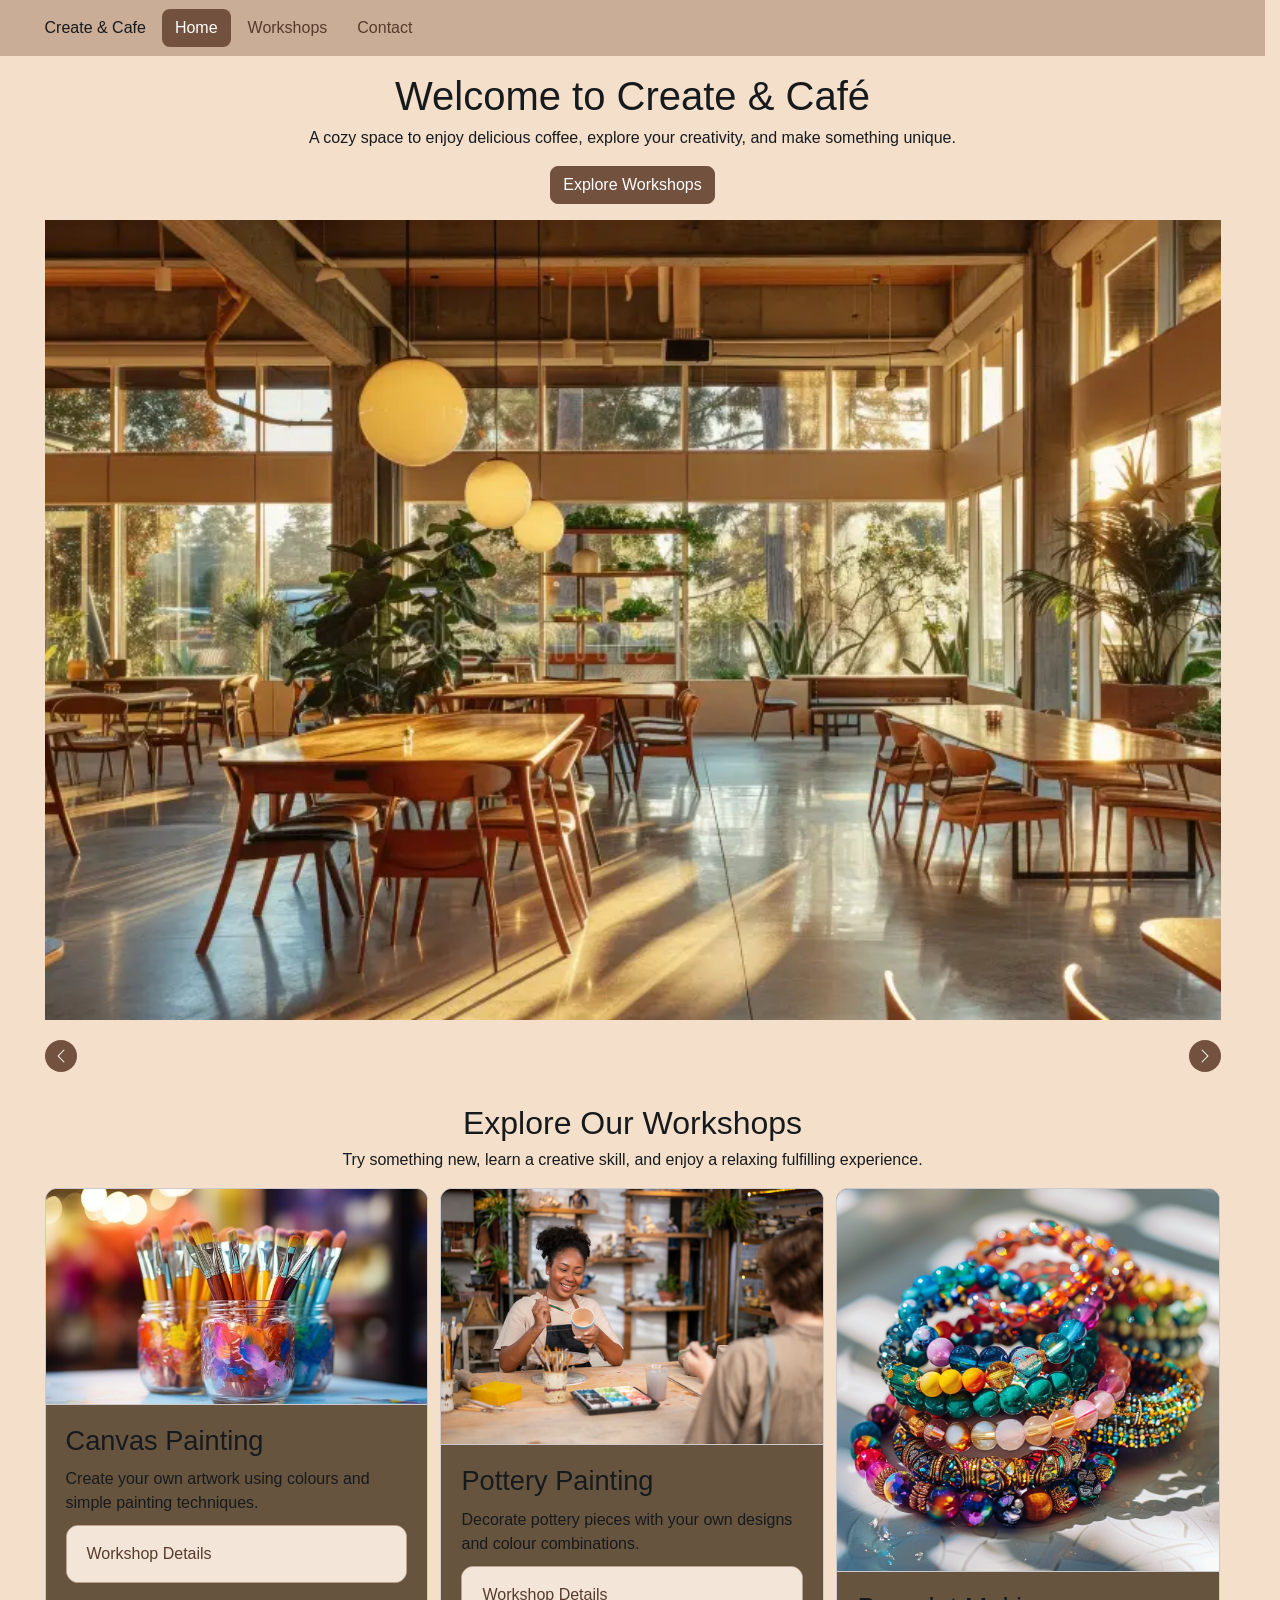
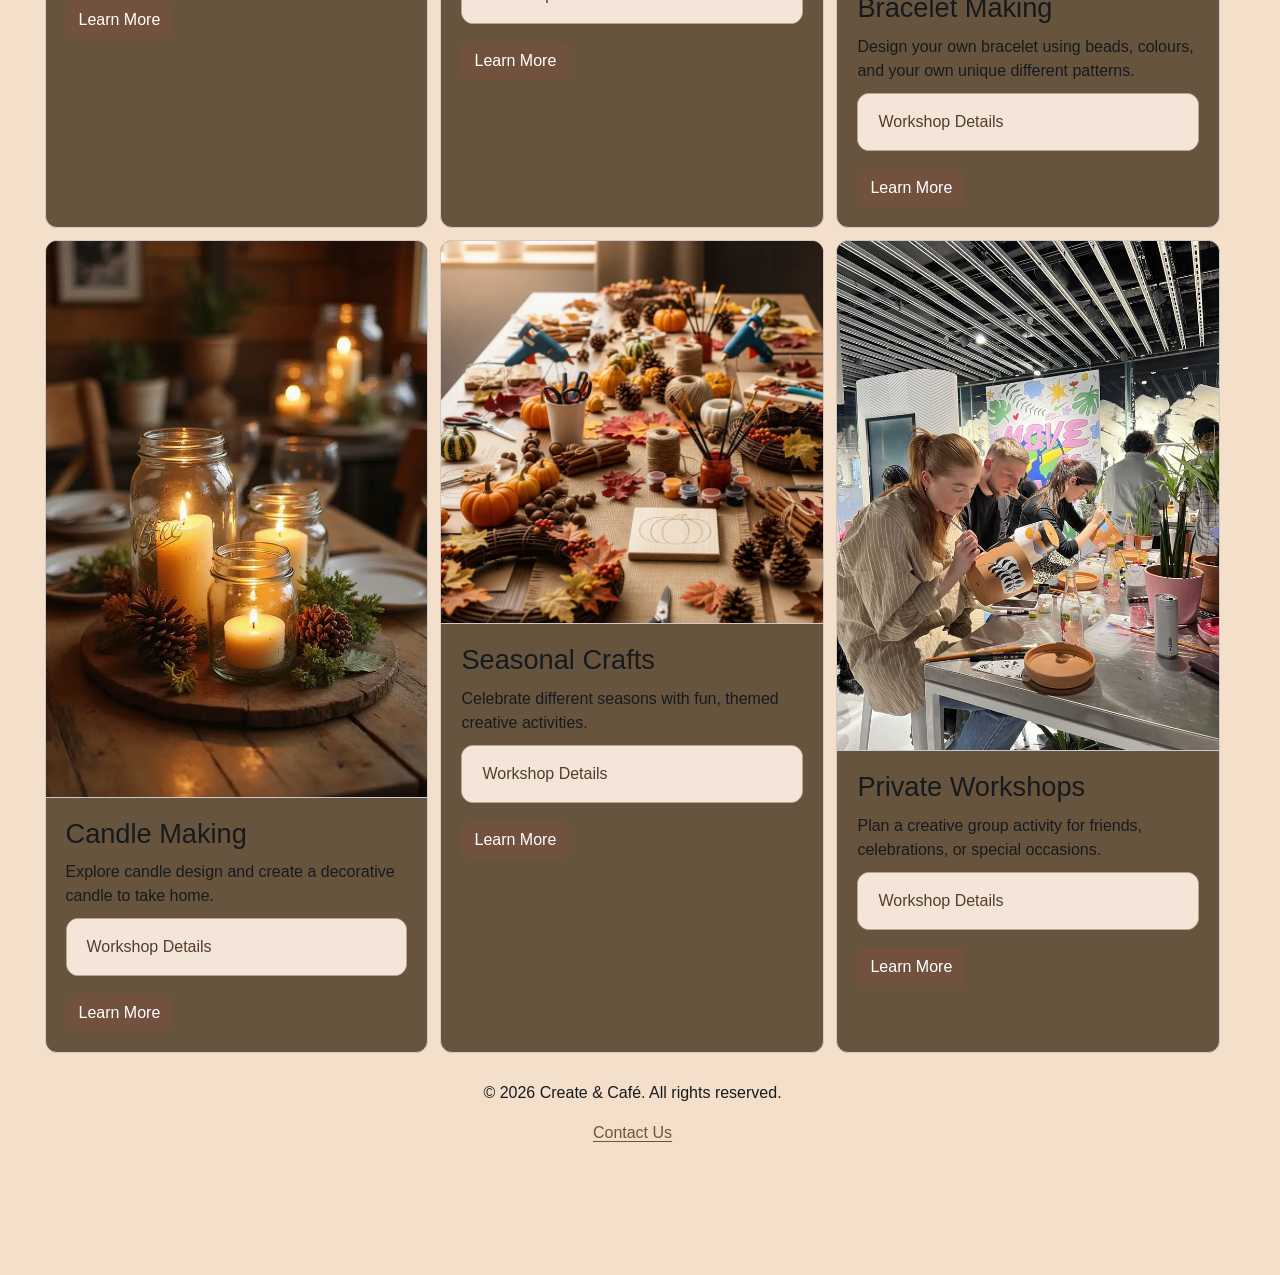
<file: index.html>
<!DOCTYPE html>
<html lang="en">
<head>
    <meta charset="UTF-8">
    <meta name="viewport" content="width=device-width, initial-scale=1.0">
    <title>Create & Cafe | Creative Workshops</title>
    <link rel="stylesheet" href="css/bootstrap.min.css"/>
    <link rel="stylesheet" href="css/style.css"/>
    <script type="module" src="js/bootstrap.bundle.min.js"></script>
</head>
<body>

    <nav class="navbar md:navbar-expand bg-1 fg-2">
        <div class="container">
            <a class="navbar-brand" href="index.html">Create & Cafe</a>

            <button class="btn-icon navbar-toggler" type="button"
                data-bs-toggle="drawer" data-bs-target="#navbarDrawer"
                aria-controls="navbarDrawer" aria-expanded="false"
                aria-label="Toggle navigation">
                <span class="navbar-toggler-icon" aria-hidden="true"></span>
            </button>

            <dialog class="drawer drawer-end" tabindex="-1"
                id="navbarDrawer" aria-labelledby="navbarDrawerLabel">

                <div class="drawer-header">
                    <h2 class="drawer-title" id="navbarDrawerLabel">Menu</h2>
                    <button type="button" class="btn-close"
                        data-bs-dismiss="drawer" aria-label="Close"></button>
                </div>

                 <div class="drawer-body">
                    <ul class="navbar-nav">
                        <li class="nav-item">
                            <a class="nav-link active" aria-current="page"
                                href="index.html">Home</a>
                        </li>

                        <li class="nav-item">
                            <a class="nav-link" href="#workshops">Workshops</a>
                        </li>

                        <li class="nav-item">
                            <a class="nav-link" href="contact.html">Contact</a>
                        </li>
                    </ul>
                 </div>
            </dialog>
        </div>
    </nav>

    <main>

        <section class="container py-5 text-center">
            <h1>Welcome to Create & Café</h1>
            <p class="lead">
                A cozy space to enjoy delicious coffee, explore your creativity, 
                and make something unique.
            </p>
            <a href="#workshops" class="btn-solid theme-primary">
                Explore Workshops
            </a>
        </section>

        <section class="container mb-5" aria-label="Cafe Highlights">
         <div id="cafeCarousel" class="carousel slide">

        <div class="carousel-inner">

          <div class="carousel-item active">
            <img src="images/cafe-slide1.jpg"
              class="d-block w-100"
              alt="A welcoming café space with tables and seating">
          </div>

          <div class="carousel-item">
            <img src="images/cafe-slide2.jpg"
              class="d-block w-100"
              alt="People enjoying a creative painting activity">
          </div>

          <div class="carousel-item">
            <img src="images/cafe-slide3.jpg"
              class="d-block w-100"
              alt="Coffee and handmade crafts on a table">
          </div>

        </div>

        <div class="d-flex justify-content-between mt-3">
          <button class="btn-icon btn-sm" type="button"
            data-bs-target="#cafeCarousel" data-bs-slide="prev"
            aria-label="Previous slide">
            <span class="carousel-icon-prev" aria-hidden="true"></span>
          </button>

          <button class="btn-icon btn-sm" type="button"
            data-bs-target="#cafeCarousel" data-bs-slide="next"
            aria-label="Next slide">
            <span class="carousel-icon-next" aria-hidden="true"></span>
          </button>
        </div>

      </div>
    </section>

    <section class="container py-5" id="workshops">
      <div class="text-center mb-4">
        <h2>Explore Our Workshops</h2>
        <p>
          Try something new, learn a creative skill, and enjoy
          a relaxing fulfilling experience.
        </p>
      </div>

      <div class="row g-4">

        <!-- CARD 1 -->
        <div class="col-12 md:col-6 lg:col-4">
          <article class="card h-100">
            <img src="images/painting.jpg"
              class="card-img-top"
              alt="Paint brushes and colourful paints">

            <div class="card-body">
              <h3 class="card-title">Canvas Painting</h3>
              <p class="card-text">
                Create your own artwork using colours and simple
                painting techniques.
              </p>

              <div class="accordion">
                <details class="accordion-item">
                  <summary class="accordion-header">
                    Workshop Details
                  </summary>
                  <div class="accordion-body">
                    Enjoy a guided relaxing  painting session with 
                    painting materials provided by us!
                  </div>
                </details>
              </div>

              <button class="btn-solid theme-primary mt-3"
                type="button" data-bs-toggle="dialog"
                data-bs-target="#paintingDialog">
                Learn More
              </button>
            </div>
          </article>
        </div>

        <!-- CARD 2 -->
                <div class="col-12 md:col-6 lg:col-4">
          <article class="card h-100">
            <img src="images/pottery.jpg"
              class="card-img-top"
              alt="Hand-painted pottery pieces">

            <div class="card-body">
              <h3 class="card-title">Pottery Painting</h3>
              <p class="card-text">
                Decorate pottery pieces with your own designs
                and colour combinations.
              </p>

              <div class="accordion">
                <details class="accordion-item">
                  <summary class="accordion-header">
                    Workshop Details
                  </summary>
                  <div class="accordion-body">
                    Choose a pottery piece and decorate it
                    using materials provided by us!
                  </div>
                </details>
              </div>

              <button class="btn-solid theme-primary mt-3"
                type="button" data-bs-toggle="dialog"
                data-bs-target="#potteryDialog">
                Learn More
              </button>
            </div>
          </article>
        </div>

        <!-- CARD 3 -->

        <div class="col-12 md:col-6 lg:col-4">
          <article class="card h-100">
            <img src="images/bracelets.jpg"
              class="card-img-top"
              alt="Colourful handmade bead bracelets">

            <div class="card-body">
              <h3 class="card-title">Bracelet Making</h3>
              <p class="card-text">
                Design your own bracelet using beads, colours,
                and your own unique different patterns.
              </p>

              <div class="accordion">
                <details class="accordion-item">
                  <summary class="accordion-header">
                    Workshop Details
                  </summary>
                  <div class="accordion-body">
                    Select your beads and create a bracelet
                    that reflects your personal style!
                  </div>
                </details>
              </div>

              <button class="btn-solid theme-primary mt-3"
                type="button" data-bs-toggle="dialog"
                data-bs-target="#braceletDialog">
                Learn More
              </button>
            </div>
          </article>
        </div>

          <!-- CARD 4 -->
        <div class="col-12 md:col-6 lg:col-4">
          <article class="card h-100">
            <img src="images/candles.jpg"
              class="card-img-top"
              alt="Decorative candles in glass containers">

            <div class="card-body">
              <h3 class="card-title">Candle Making</h3>
              <p class="card-text">
                Explore candle design and create a decorative
                candle to take home.
              </p>

              <div class="accordion">
                <details class="accordion-item">
                  <summary class="accordion-header">
                    Workshop Details
                  </summary>
                  <div class="accordion-body">
                    Learn about candle design and choose
                    decorative details for your creations!
                  </div>
                </details>
              </div>

              <button class="btn-solid theme-primary mt-3"
                type="button" data-bs-toggle="dialog"
                data-bs-target="#candleDialog">
                Learn More
              </button>
            </div>
          </article>
        </div>

         <!-- CARD 5 -->
        <div class="col-12 md:col-6 lg:col-4">
          <article class="card h-100">
            <img src="images/seasonal.jpg"
              class="card-img-top"
              alt="Seasonal handmade decorations and crafts">

            <div class="card-body">
              <h3 class="card-title">Seasonal Crafts</h3>
              <p class="card-text">
                Celebrate different seasons with fun,
                themed creative activities.
              </p>

              <div class="accordion">
                <details class="accordion-item">
                  <summary class="accordion-header">
                    Workshop Details
                  </summary>
                  <div class="accordion-body">
                    Create seasonal decorations and handmade
                    items using the supplies provided!
                  </div>
                </details>
              </div>

              <button class="btn-solid theme-primary mt-3"
                type="button" data-bs-toggle="dialog"
                data-bs-target="#seasonalDialog">
                Learn More
              </button>
            </div>
          </article>
        </div>

         <!-- CARD 6 -->
        <div class="col-12 md:col-6 lg:col-4">
          <article class="card h-100">
            <img src="images/private-workshop.jpg"
              class="card-img-top"
              alt="A group participating in a creative workshop">

            <div class="card-body">
              <h3 class="card-title">Private Workshops</h3>
              <p class="card-text">
                Plan a creative group activity for friends,
                celebrations, or special occasions.
              </p>

              <div class="accordion">
                <details class="accordion-item">
                  <summary class="accordion-header">
                    Workshop Details
                  </summary>
                  <div class="accordion-body">
                    Groups can contact us to discuss activity
                    choices and workshop arrangements!
                  </div>
                </details>
              </div>

              <button class="btn-solid theme-primary mt-3"
                type="button" data-bs-toggle="dialog"
                data-bs-target="#privateDialog">
                Learn More
              </button>
            </div>
          </article>
        </div>

      </div>
    </section>

    <dialog class="dialog" id="paintingDialog"
      aria-labelledby="paintingTitle">
      <div class="dialog-header">
        <h2 class="dialog-title" id="paintingTitle">
          Canvas Painting
        </h2>
        <button class="btn-close" type="button"
          data-bs-dismiss="dialog" aria-label="Close"></button>
      </div>
      <div class="dialog-body">
        Enjoy a guided painting experience. This workshop
        is suitable for beginners and includes basic materials.
      </div>
      <div class="dialog-footer">
        <button class="btn-solid theme-primary"
          type="button" data-bs-dismiss="dialog">Close</button>
      </div>
    </dialog>

    <dialog class="dialog" id="potteryDialog"
      aria-labelledby="potteryTitle">
      <div class="dialog-header">
        <h2 class="dialog-title" id="potteryTitle">
          Pottery Painting
        </h2>
        <button class="btn-close" type="button"
          data-bs-dismiss="dialog" aria-label="Close"></button>
      </div>
      <div class="dialog-body">
        Choose a pottery item, and decorate it with your
        favourite colours and designs.
      </div>
      <div class="dialog-footer">
        <button class="btn-solid theme-primary"
          type="button" data-bs-dismiss="dialog">Close</button>
      </div>
    </dialog>

    <dialog class="dialog" id="braceletDialog"
      aria-labelledby="braceletTitle">
      <div class="dialog-header">
        <h2 class="dialog-title" id="braceletTitle">
          Bracelet Making
        </h2>
        <button class="btn-close" type="button"
          data-bs-dismiss="dialog" aria-label="Close"></button>
      </div>
      <div class="dialog-body">
        Create a handmade bracelet by choosing from a
        variety of beads, colours, and patterns.
      </div>
      <div class="dialog-footer">
        <button class="btn-solid theme-primary"
          type="button" data-bs-dismiss="dialog">Close</button>
      </div>
    </dialog>


    <dialog class="dialog" id="candleDialog"
      aria-labelledby="candleTitle">
      <div class="dialog-header">
        <h2 class="dialog-title" id="candleTitle">
          Candle Making
        </h2>
        <button class="btn-close" type="button"
          data-bs-dismiss="dialog" aria-label="Close"></button>
      </div>
      <div class="dialog-body">
        Explore candle design and create a decorative
        item during this guided workshop.
      </div>
      <div class="dialog-footer">
        <button class="btn-solid theme-primary"
          type="button" data-bs-dismiss="dialog">Close</button>
      </div>
    </dialog>

     <dialog class="dialog" id="seasonalDialog"
      aria-labelledby="seasonalTitle">
      <div class="dialog-header">
        <h2 class="dialog-title" id="seasonalTitle">
          Seasonal Crafts
        </h2>
        <button class="btn-close" type="button"
          data-bs-dismiss="dialog" aria-label="Close"></button>
      </div>
      <div class="dialog-body">
        Join themed craft activities throughout the year
        and make seasonal decorations.
      </div>
      <div class="dialog-footer">
        <button class="btn-solid theme-primary"
          type="button" data-bs-dismiss="dialog">Close</button>
      </div>
    </dialog>


    <dialog class="dialog" id="privateDialog"
      aria-labelledby="privateTitle">
      <div class="dialog-header">
        <h2 class="dialog-title" id="privateTitle">
          Private Workshops
        </h2>
        <button class="btn-close" type="button"
          data-bs-dismiss="dialog" aria-label="Close"></button>
      </div>
      <div class="dialog-body">
        Contact our team to discuss a private creative
        workshop for your group or special event.
      </div>
      <div class="dialog-footer">
        <button class="btn-solid theme-primary"
          type="button" data-bs-dismiss="dialog">Close</button>
      </div>
    </dialog>


    </main>

      <!-- FOOTER -->
  <footer class="container text-center py-4">
    <p>&copy; 2026 Create & Café. All rights reserved.</p>
    <a href="contact.html">Contact Us</a>
  </footer>


  <script type="module" src="js/bootstrap.bundle.min.js"></script>

   
</body>
</html>
</file>
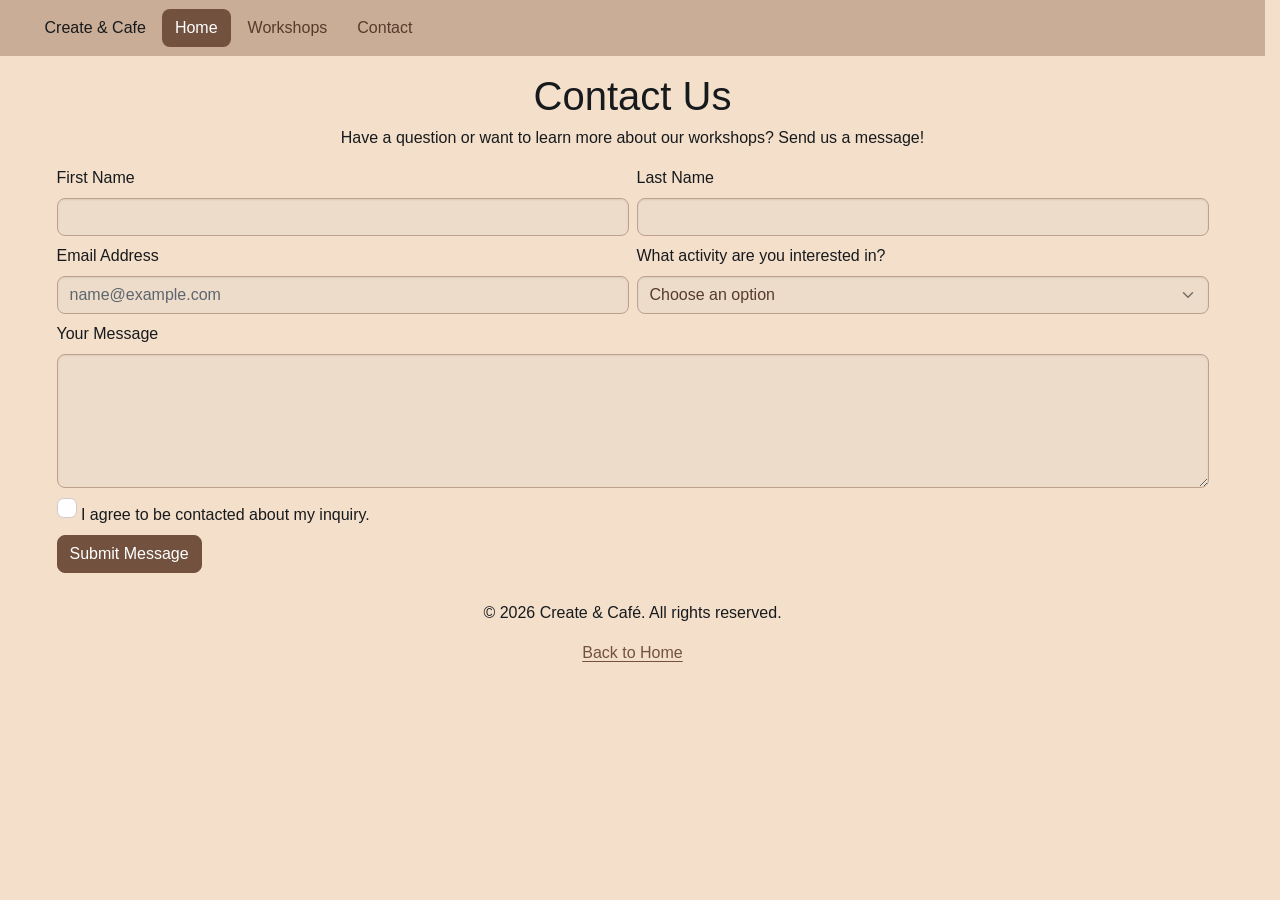
<file: contact.html>
<!DOCTYPE html>
<html lang="en">
<head>
    <meta charset="UTF-8">
    <meta name="viewport" content="width=device-width, initial-scale=1.0">
    <title>Create & Cafe | Creative Workshops</title>
    <link rel="stylesheet" href="css/bootstrap.min.css"/>
    <link rel="stylesheet" href="css/style.css"/>
    <script type="module" src="js/bootstrap.bundle.min.js"></script>
</head>
<body>

    <nav class="navbar md:navbar-expand bg-1 fg-2">
        <div class="container">
            <a class="navbar-brand" href="index.html">Create & Cafe</a>

            <button class="btn-icon navbar-toggler" type="button"
                data-bs-toggle="drawer" data-bs-target="#navbarDrawer"
                aria-controls="navbarDrawer" aria-expanded="false"
                aria-label="Toggle navigation">
                <span class="navbar-toggler-icon" aria-hidden="true"></span>
            </button>

            <dialog class="drawer drawer-end" tabindex="-1"
                id="navbarDrawer" aria-labelledby="navbarDrawerLabel">

                <div class="drawer-header">
                    <h2 class="drawer-title" id="navbarDrawerLabel">Menu</h2>
                    <button type="button" class="btn-close"
                        data-bs-dismiss="drawer" aria-label="Close"></button>
                </div>

                 <div class="drawer-body">
                    <ul class="navbar-nav">
                        <li class="nav-item">
                            <a class="nav-link active" aria-current="page"
                                href="index.html">Home</a>
                        </li>

                        <li class="nav-item">
                            <a class="nav-link" href="#workshops">Workshops</a>
                        </li>

                        <li class="nav-item">
                            <a class="nav-link" href="contact.html">Contact</a>
                        </li>
                    </ul>
                 </div>
            </dialog>
        </div>
    </nav>

    <main class="container py-5">
        
        <section class="text-center mb-5">
      <h1>Contact Us</h1>
      <p class="lead">
        Have a question or want to learn more about our workshops?
        Send us a message!
      </p>
    </section>

     <!-- CONTACT FORM -->
    <section class="container">
      <form action="#" method="get">

        <div class="row g-3">

          <!-- FIRST NAME -->
          <div class="col-12 md:col-6">
            <div class="form-field">
              <label for="firstName">First Name</label>
              <input class="form-control" type="text"
                id="firstName" name="firstName" required>
            </div>
          </div>

           <!-- LAST NAME -->
          <div class="col-12 md:col-6">
            <div class="form-field">
              <label for="lastName">Last Name</label>
              <input class="form-control" type="text"
                id="lastName" name="lastName" required>
            </div>
          </div>


          <!-- EMAIL -->
          <div class="col-12 md:col-6">
            <div class="form-field">
              <label for="email">Email Address</label>
              <input class="form-control" type="email"
                id="email" name="email"
                placeholder="name@example.com" required>
            </div>
          </div>

           <!-- SELECT -->
          <div class="col-12 md:col-6">
            <div class="form-field">
              <label for="interest">What activity are you interested in?</label>
              <select class="form-control" id="interest"
                name="interest" required>
                <option value="">Choose an option</option>
                <option value="painting">Canvas Painting</option>
                <option value="pottery">Pottery Painting</option>
                <option value="bracelets">Bracelet Making</option>
                <option value="candles">Candle Making</option>
                <option value="private">Private Workshops</option>
              </select>
            </div>
          </div>


          <!-- MESSAGE -->
          <div class="col-12">
            <div class="form-field">
              <label for="message">Your Message</label>
              <textarea class="form-control" id="message"
                name="message" rows="5" required></textarea>
            </div>
          </div>


          <!-- CONSENT CHECKBOX -->
          <div class="col-12">
            <div class="form-field">
              <div>
                <input class="check" type="checkbox"
                  id="consent" name="consent" required>
                <label for="consent">
                  I agree to be contacted about my inquiry.
                </label>
              </div>
            </div>
          </div>


          <!-- SUBMIT BUTTON -->
          <div class="col-12">
            <button class="btn-solid theme-primary" type="submit">
              Submit Message
            </button>
          </div>

        </div>
      </form>
    </section>


    </main>

    <footer class="container text-center py-4">
        <p>&copy; 2026 Create & Café. All rights reserved.</p>
        <a href="index.html">Back to Home</a>
    </footer>


    <script type="module" src="js/bootstrap.bundle.min.js"></script>

</body>
</html>
</file>
<file: css/style.css>
:root {
  --bs-primary-base: #72523f;
  --bs-primary-bg: #72523f;
  --bs-primary-bg-subtle: #f3ebe5;
  --bs-primary-fg: #563b2d;
  --bs-primary-fg-emphasis: #3e2a20;
  --bs-primary-bg-muted: #e8dcd2;
  --bs-primary-border: #bda18d;
  --bs-primary-contrast: #ffffff;
}
body { background-color: #f3d9c0d5; }
.card { background-color: #66543f; }
.navbar { background-color: #c9ad96; }
.navbar .nav-link { color: #563b2d; }
.navbar .drawer { background-color: #c9ad96; color: #563b2d; }
.navbar .nav-link:hover, .navbar .nav-link.active { color: #fff; background-color: #72523f; }
#cafeCarousel .carousel-item img { width: 100%; height: 800px; object-fit: cover; object-position: center; }
.accordion-item, .accordion-header { background-color: #f3e6d8; color: #563b2d; }
.accordion-item { border: 1px solid #bda18d; }
.accordion-header:hover { background-color: #e8d8c8; }
.accordion-body { background-color: #f8f1e9; color: #563b2d; }
.carousel .btn-icon { background-color: #72523f; color: #fff; border-radius: 50%; }
.carousel .btn-icon:hover { background-color: #563b2d; }
#firstName, #lastName, #email, #interest, #message { background-color: #eddcca; color: #563b2d; border: 1px solid #bda18d; }
.form-field:focus { background-color: #f3e6d8; color: #563b2d; border-color: #72523f; box-shadow: none; }
</file>
